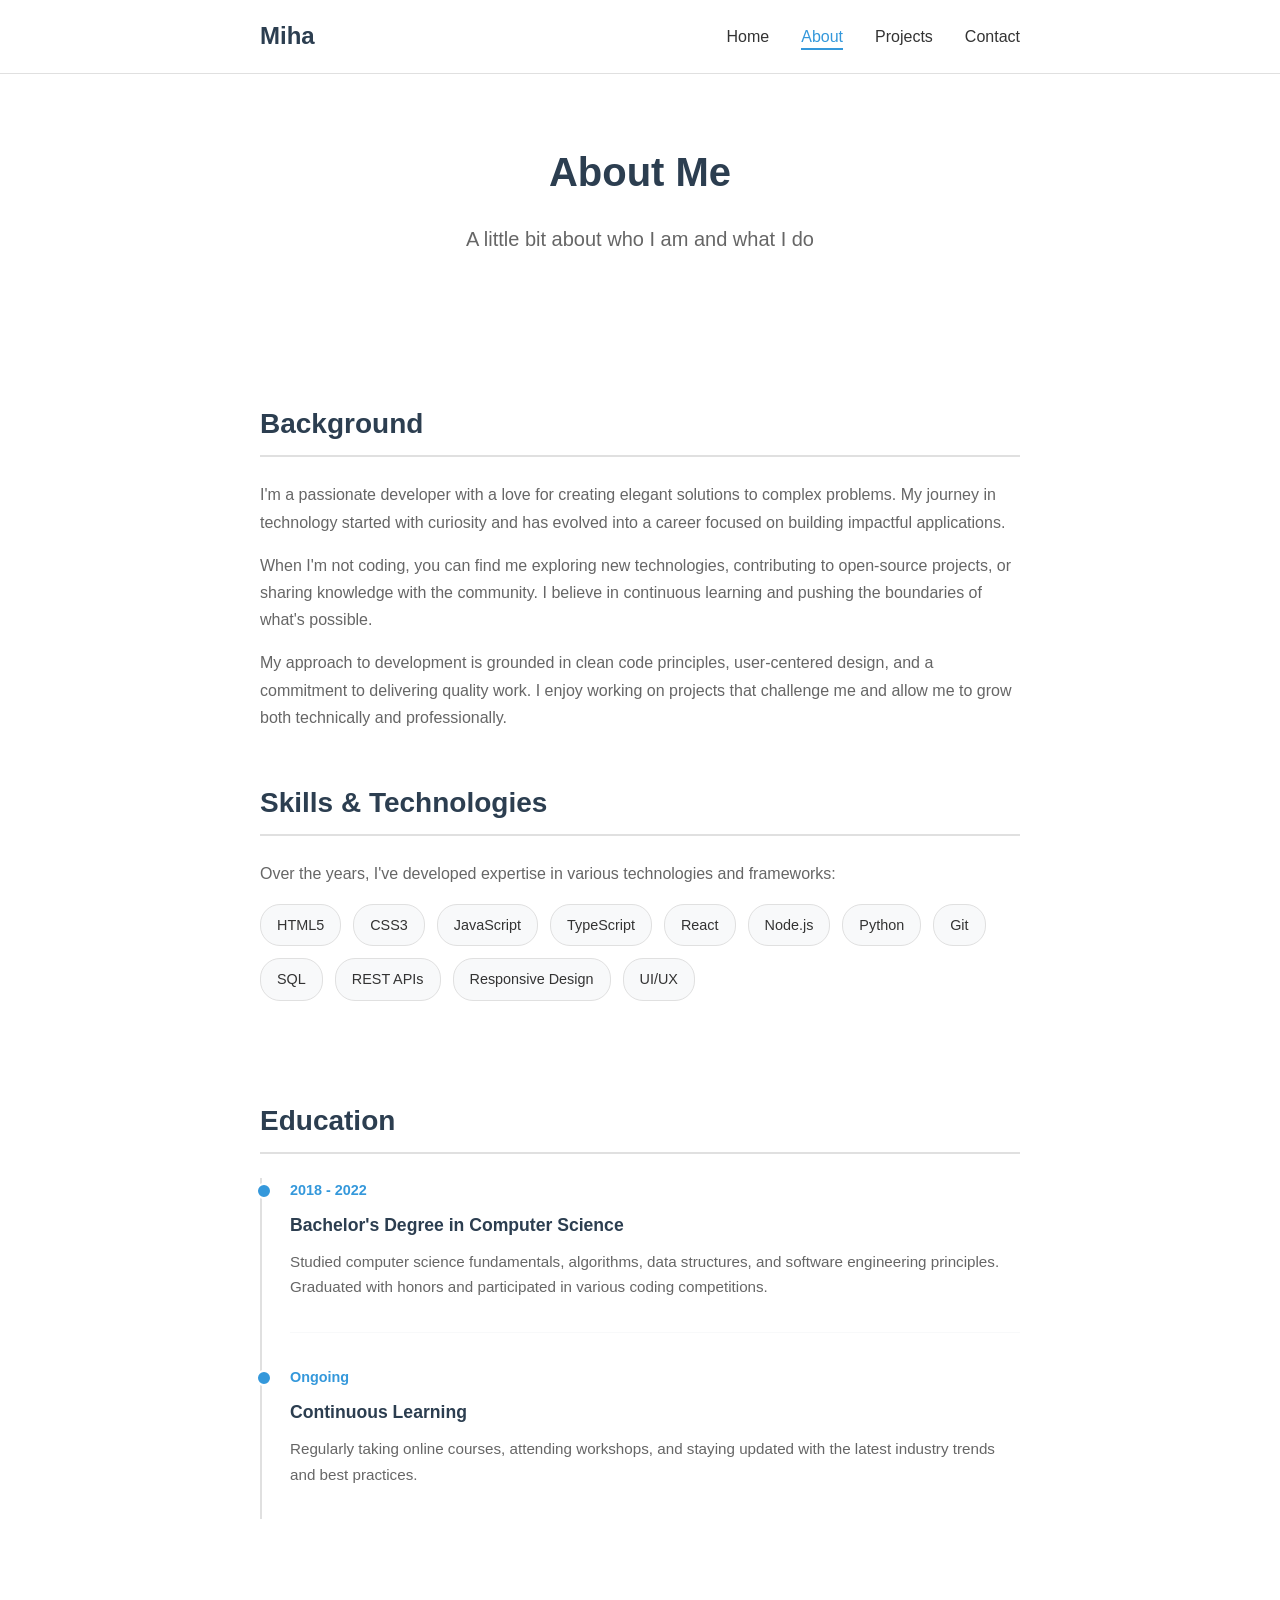
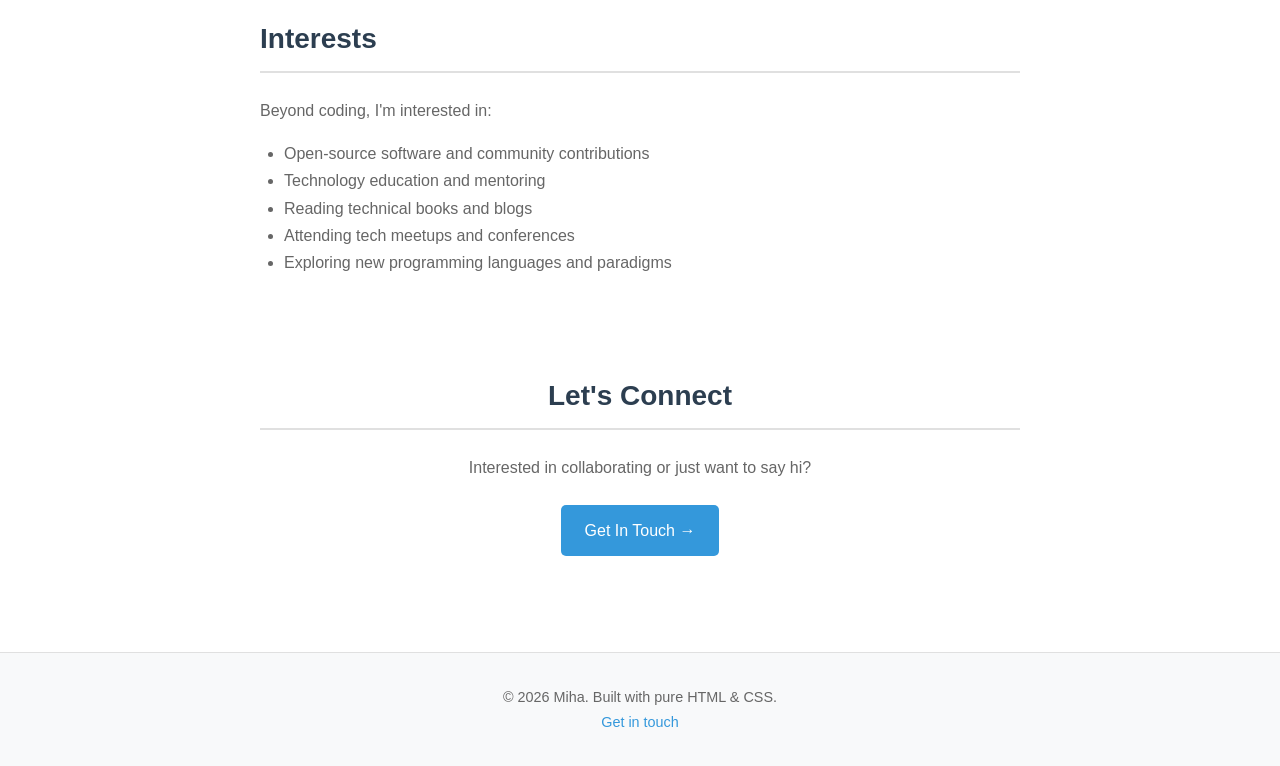
<file: about.html>
<!DOCTYPE html>
<html lang="en">
<head>
    <meta charset="UTF-8">
    <meta name="viewport" content="width=device-width, initial-scale=1.0">
    <meta name="description" content="Learn more about me and my background">
    <title>Miha | About</title>
    <link rel="stylesheet" href="css/style.css">
</head>
<body>
    <header>
        <nav>
            <a href="index.html" class="logo">Miha</a>
            <div class="hamburger" onclick="toggleMenu()">
                <span></span>
                <span></span>
                <span></span>
            </div>
            <ul class="nav-links">
                <li><a href="index.html">Home</a></li>
                <li><a href="about.html" class="active">About</a></li>
                <li><a href="projects.html">Projects</a></li>
                <li><a href="contact.html">Contact</a></li>
            </ul>
        </nav>
    </header>

    <main class="container">
        <section class="hero">
            <h1>About Me</h1>
            <p class="tagline">A little bit about who I am and what I do</p>
        </section>

        <section>
            <div class="about-content">
                <div class="about-text">
                    <h2>Background</h2>
                    <p>I'm a passionate developer with a love for creating elegant solutions to complex problems. My journey in technology started with curiosity and has evolved into a career focused on building impactful applications.</p>
                    <p>When I'm not coding, you can find me exploring new technologies, contributing to open-source projects, or sharing knowledge with the community. I believe in continuous learning and pushing the boundaries of what's possible.</p>
                    <p>My approach to development is grounded in clean code principles, user-centered design, and a commitment to delivering quality work. I enjoy working on projects that challenge me and allow me to grow both technically and professionally.</p>
                </div>

                <div class="about-text">
                    <h2>Skills & Technologies</h2>
                    <p>Over the years, I've developed expertise in various technologies and frameworks:</p>
                    <div class="skills">
                        <span class="skill">HTML5</span>
                        <span class="skill">CSS3</span>
                        <span class="skill">JavaScript</span>
                        <span class="skill">TypeScript</span>
                        <span class="skill">React</span>
                        <span class="skill">Node.js</span>
                        <span class="skill">Python</span>
                        <span class="skill">Git</span>
                        <span class="skill">SQL</span>
                        <span class="skill">REST APIs</span>
                        <span class="skill">Responsive Design</span>
                        <span class="skill">UI/UX</span>
                    </div>
                </div>
            </div>
        </section>

        <section>
            <h2>Education</h2>
            <div class="timeline">
                <div class="timeline-item">
                    <div class="timeline-date">2018 - 2022</div>
                    <h3>Bachelor's Degree in Computer Science</h3>
                    <p>Studied computer science fundamentals, algorithms, data structures, and software engineering principles. Graduated with honors and participated in various coding competitions.</p>
                </div>
                <div class="timeline-item">
                    <div class="timeline-date">Ongoing</div>
                    <h3>Continuous Learning</h3>
                    <p>Regularly taking online courses, attending workshops, and staying updated with the latest industry trends and best practices.</p>
                </div>
            </div>
        </section>

        <section>
            <h2>Interests</h2>
            <div class="about-text">
                <p>Beyond coding, I'm interested in:</p>
                <ul style="margin-left: 1.5rem; color: var(--text-light);">
                    <li>Open-source software and community contributions</li>
                    <li>Technology education and mentoring</li>
                    <li>Reading technical books and blogs</li>
                    <li>Attending tech meetups and conferences</li>
                    <li>Exploring new programming languages and paradigms</li>
                </ul>
            </div>
        </section>

        <section style="text-align: center;">
            <h2>Let's Connect</h2>
            <p style="margin-bottom: 1.5rem; color: var(--text-light);">Interested in collaborating or just want to say hi?</p>
            <a href="contact.html" class="btn">Get In Touch →</a>
        </section>
    </main>

    <footer>
        <div class="container">
            <p>© 2026 Miha. Built with pure HTML & CSS.</p>
            <p><a href="contact.html">Get in touch</a></p>
        </div>
    </footer>

    <script>
        function toggleMenu() {
            const navLinks = document.querySelector('.nav-links');
            navLinks.classList.toggle('active');
        }
    </script>
</body>
</html>
</file>
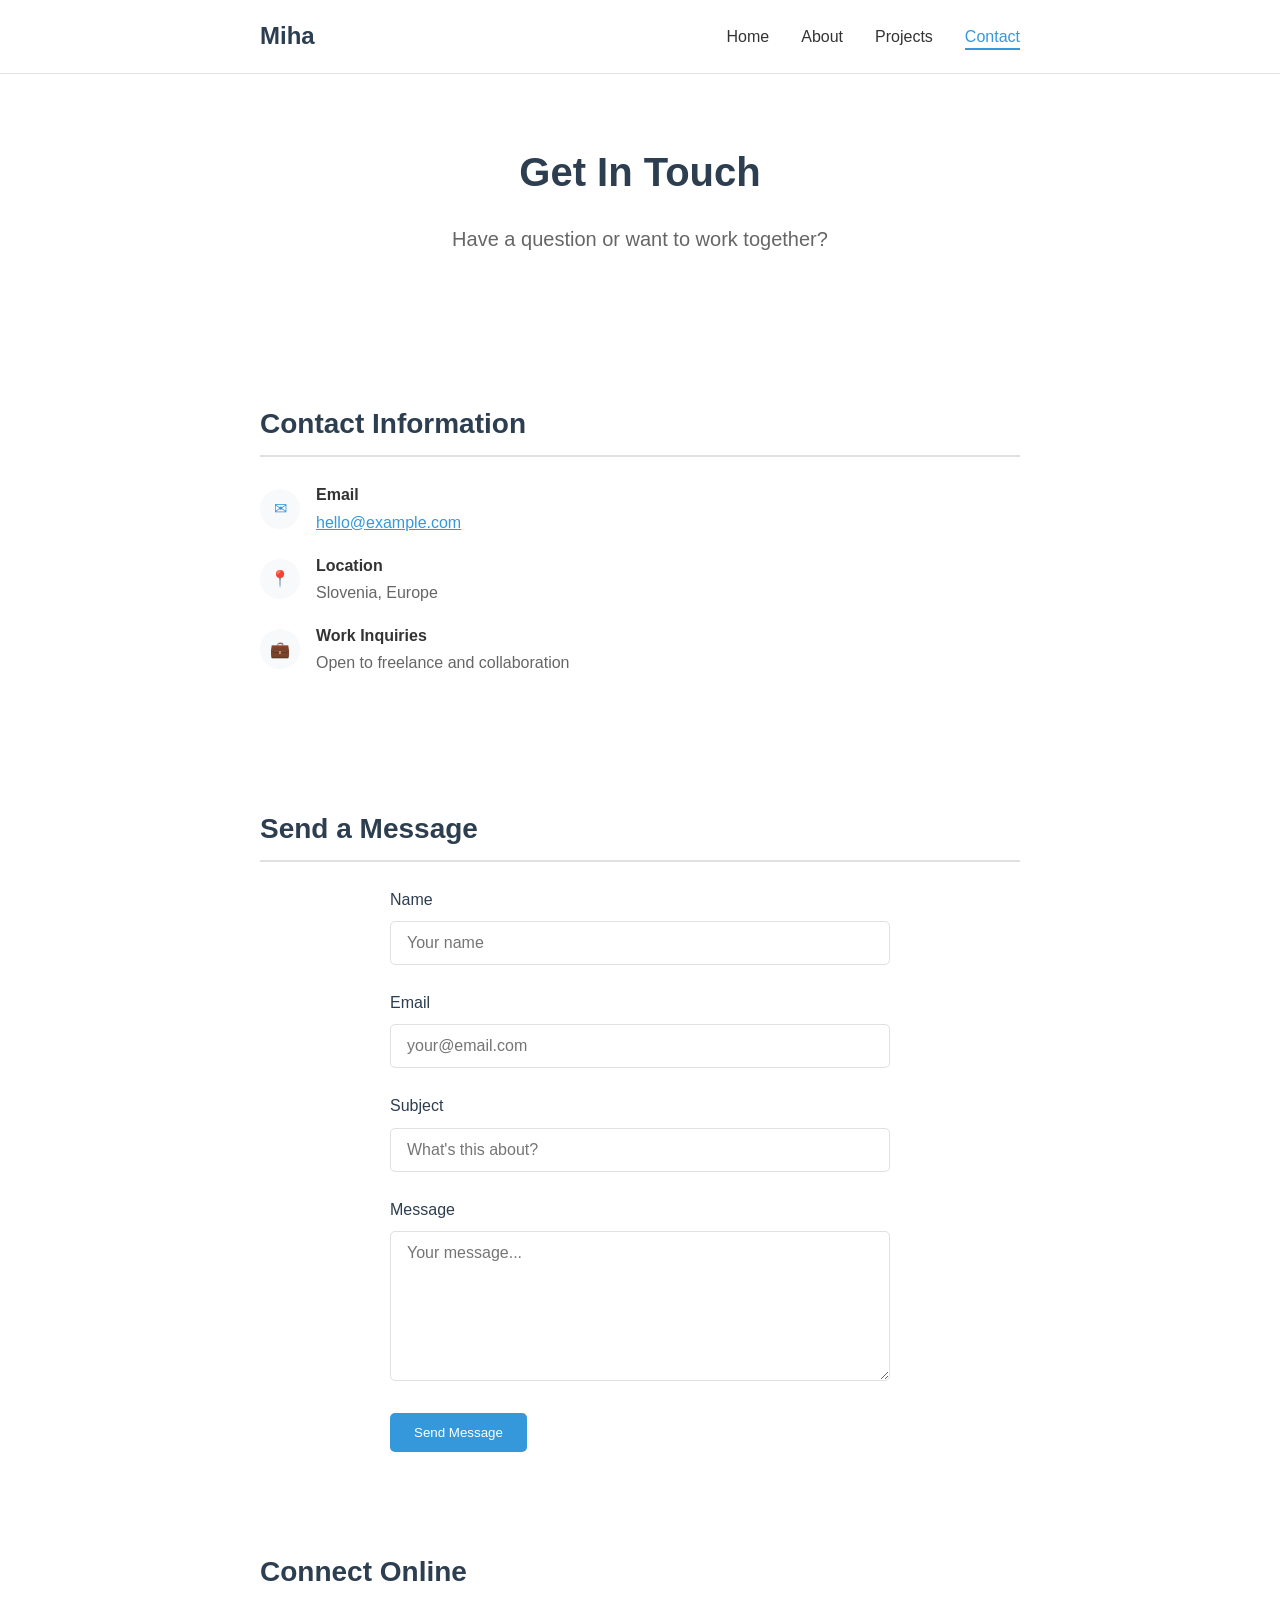
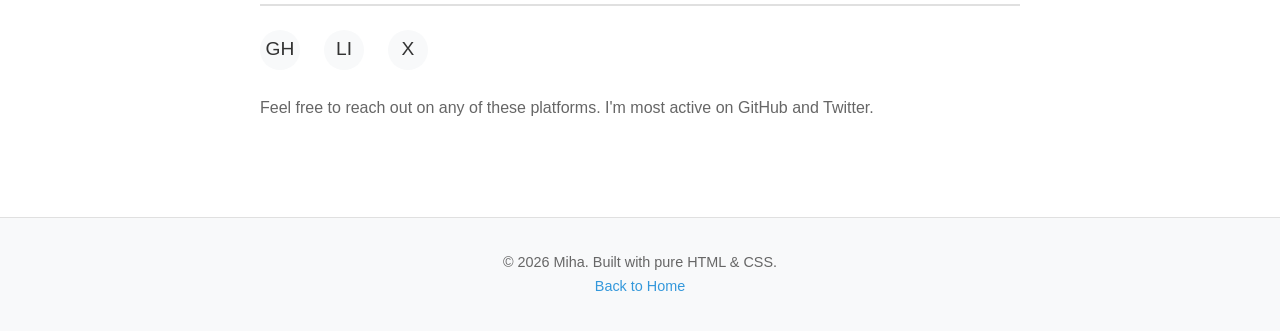
<file: contact.html>
<!DOCTYPE html>
<html lang="en">
<head>
    <meta charset="UTF-8">
    <meta name="viewport" content="width=device-width, initial-scale=1.0">
    <meta name="description" content="Get in touch with me">
    <title>Miha | Contact</title>
    <link rel="stylesheet" href="css/style.css">
</head>
<body>
    <header>
        <nav>
            <a href="index.html" class="logo">Miha</a>
            <div class="hamburger" onclick="toggleMenu()">
                <span></span>
                <span></span>
                <span></span>
            </div>
            <ul class="nav-links">
                <li><a href="index.html">Home</a></li>
                <li><a href="about.html">About</a></li>
                <li><a href="projects.html">Projects</a></li>
                <li><a href="contact.html" class="active">Contact</a></li>
            </ul>
        </nav>
    </header>

    <main class="container">
        <section class="hero">
            <h1>Get In Touch</h1>
            <p class="tagline">Have a question or want to work together?</p>
        </section>

        <section>
            <h2>Contact Information</h2>
            <div class="contact-info">
                <div class="contact-item">
                    <div class="icon">✉</div>
                    <div>
                        <strong>Email</strong><br>
                        <a href="mailto:hello@example.com" style="color: var(--secondary-color);">hello@example.com</a>
                    </div>
                </div>
                <div class="contact-item">
                    <div class="icon">📍</div>
                    <div>
                        <strong>Location</strong><br>
                        <span style="color: var(--text-light);">Slovenia, Europe</span>
                    </div>
                </div>
                <div class="contact-item">
                    <div class="icon">💼</div>
                    <div>
                        <strong>Work Inquiries</strong><br>
                        <span style="color: var(--text-light);">Open to freelance and collaboration</span>
                    </div>
                </div>
            </div>
        </section>

        <section>
            <h2>Send a Message</h2>
            <form class="contact-form" action="#" method="POST" onsubmit="handleSubmit(event)">
                <div class="form-group">
                    <label for="name">Name</label>
                    <input type="text" id="name" name="name" placeholder="Your name" required>
                </div>
                <div class="form-group">
                    <label for="email">Email</label>
                    <input type="email" id="email" name="email" placeholder="your@email.com" required>
                </div>
                <div class="form-group">
                    <label for="subject">Subject</label>
                    <input type="text" id="subject" name="subject" placeholder="What's this about?">
                </div>
                <div class="form-group">
                    <label for="message">Message</label>
                    <textarea id="message" name="message" placeholder="Your message..." required></textarea>
                </div>
                <button type="submit" class="btn">Send Message</button>
            </form>
        </section>

        <section>
            <h2>Connect Online</h2>
            <div class="social-links" style="justify-content: flex-start;">
                <a href="https://github.com/" target="_blank" rel="noopener" title="GitHub">GH</a>
                <a href="https://linkedin.com/" target="_blank" rel="noopener" title="LinkedIn">LI</a>
                <a href="https://twitter.com/" target="_blank" rel="noopener" title="Twitter">X</a>
            </div>
            <p style="margin-top: 1rem; color: var(--text-light);">
                Feel free to reach out on any of these platforms. I'm most active on GitHub and Twitter.
            </p>
        </section>
    </main>

    <footer>
        <div class="container">
            <p>© 2026 Miha. Built with pure HTML & CSS.</p>
            <p><a href="index.html">Back to Home</a></p>
        </div>
    </footer>

    <script>
        function toggleMenu() {
            const navLinks = document.querySelector('.nav-links');
            navLinks.classList.toggle('active');
        }

        function handleSubmit(event) {
            event.preventDefault();
            alert('Thank you for your message! This is a static demo, so the form data is not actually sent.');
            event.target.reset();
        }
    </script>
</body>
</html>
</file>
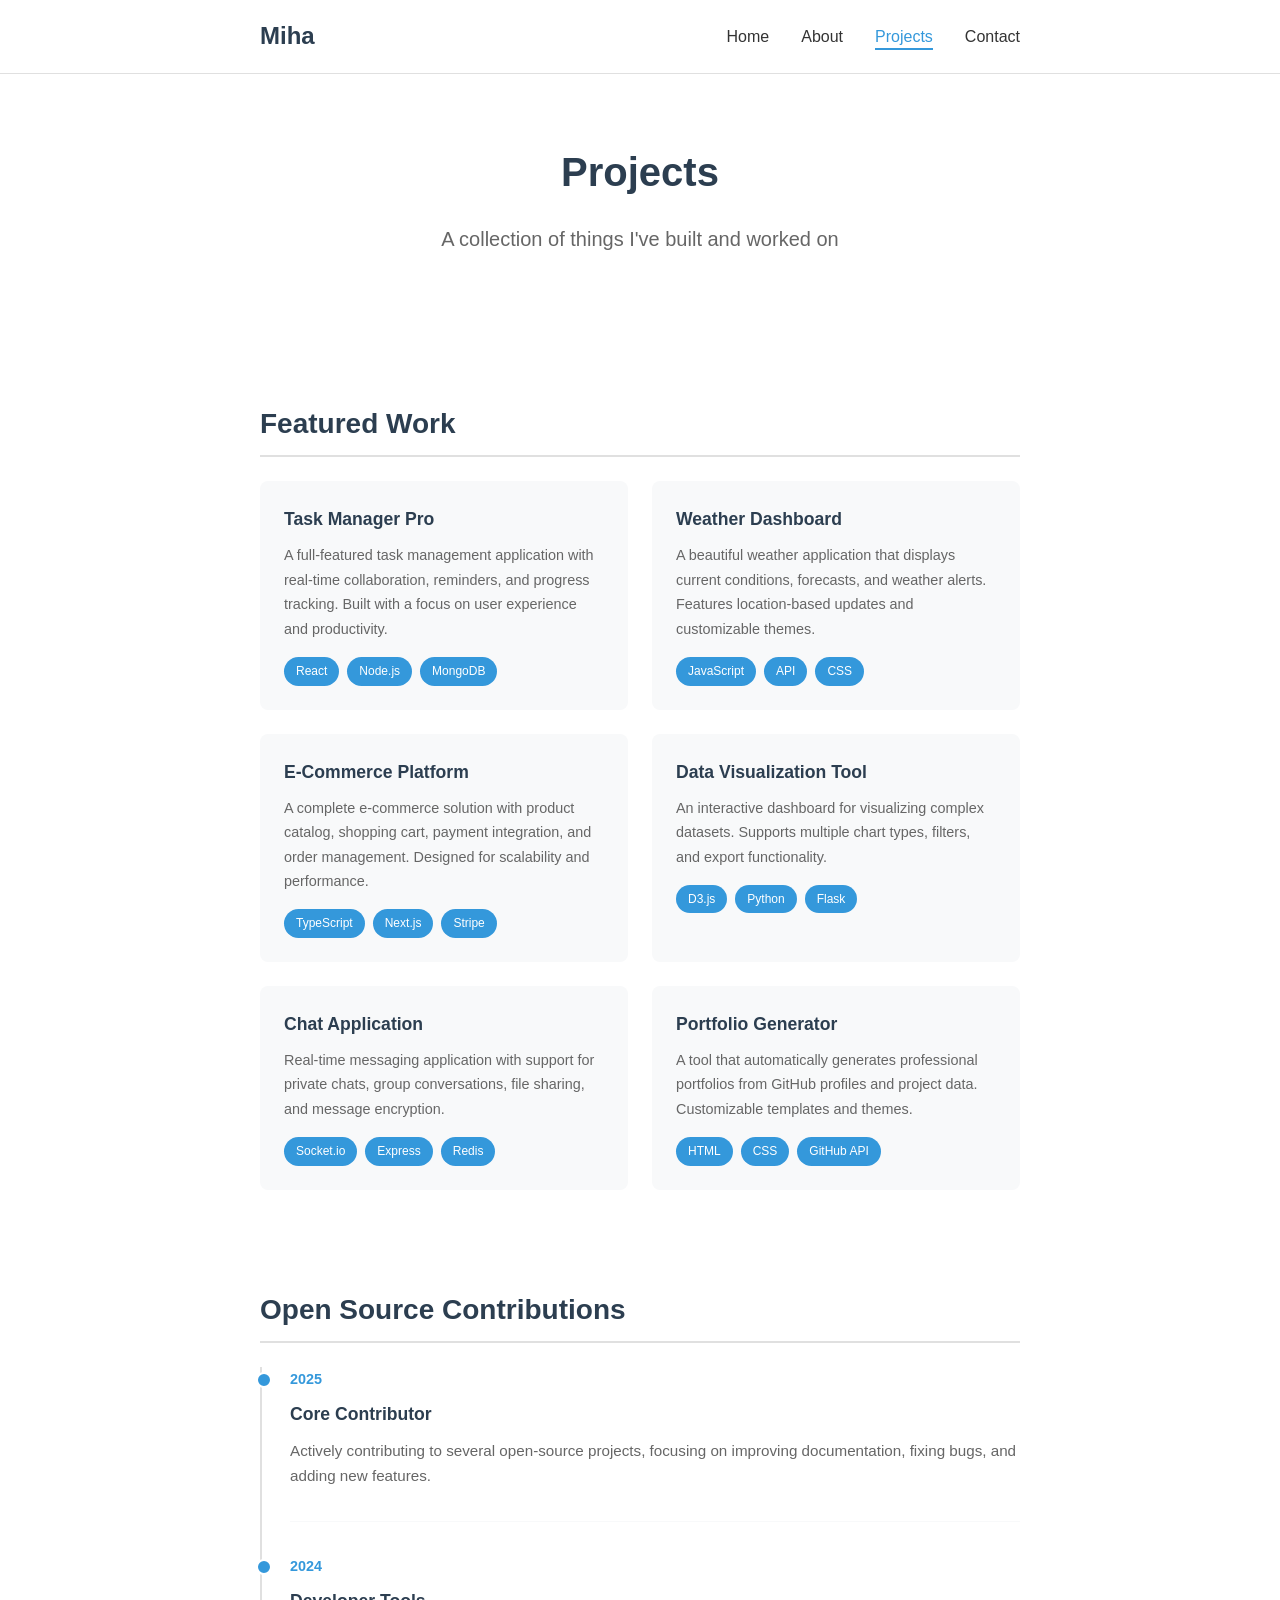
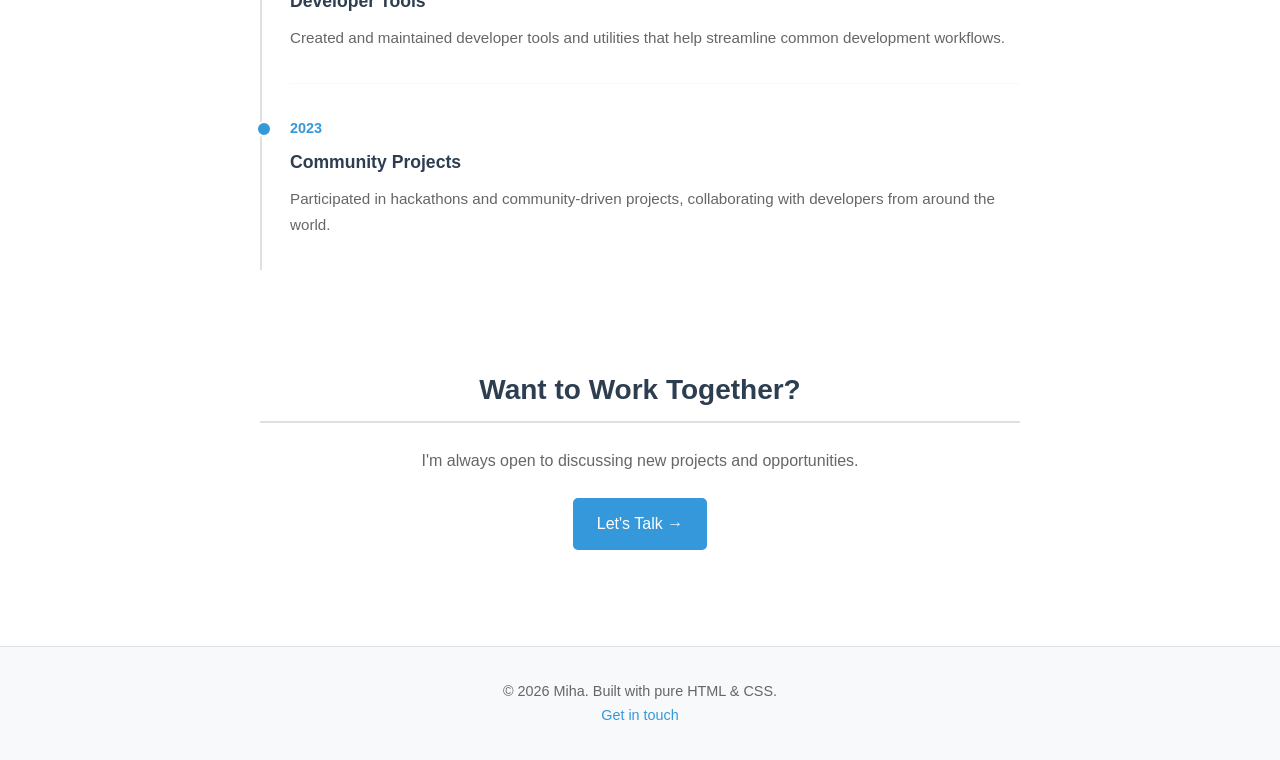
<file: projects.html>
<!DOCTYPE html>
<html lang="en">
<head>
    <meta charset="UTF-8">
    <meta name="viewport" content="width=device-width, initial-scale=1.0">
    <meta name="description" content="Explore my portfolio of projects and work">
    <title>Miha | Projects</title>
    <link rel="stylesheet" href="css/style.css">
</head>
<body>
    <header>
        <nav>
            <a href="index.html" class="logo">Miha</a>
            <div class="hamburger" onclick="toggleMenu()">
                <span></span>
                <span></span>
                <span></span>
            </div>
            <ul class="nav-links">
                <li><a href="index.html">Home</a></li>
                <li><a href="about.html">About</a></li>
                <li><a href="projects.html" class="active">Projects</a></li>
                <li><a href="contact.html">Contact</a></li>
            </ul>
        </nav>
    </header>

    <main class="container">
        <section class="hero">
            <h1>Projects</h1>
            <p class="tagline">A collection of things I've built and worked on</p>
        </section>

        <section>
            <h2>Featured Work</h2>
            <div class="projects-grid">
                <div class="project-card">
                    <div class="project-card-content">
                        <h3>Task Manager Pro</h3>
                        <p>A full-featured task management application with real-time collaboration, reminders, and progress tracking. Built with a focus on user experience and productivity.</p>
                        <div class="tags">
                            <span class="tag">React</span>
                            <span class="tag">Node.js</span>
                            <span class="tag">MongoDB</span>
                        </div>
                    </div>
                </div>

                <div class="project-card">
                    <div class="project-card-content">
                        <h3>Weather Dashboard</h3>
                        <p>A beautiful weather application that displays current conditions, forecasts, and weather alerts. Features location-based updates and customizable themes.</p>
                        <div class="tags">
                            <span class="tag">JavaScript</span>
                            <span class="tag">API</span>
                            <span class="tag">CSS</span>
                        </div>
                    </div>
                </div>

                <div class="project-card">
                    <div class="project-card-content">
                        <h3>E-Commerce Platform</h3>
                        <p>A complete e-commerce solution with product catalog, shopping cart, payment integration, and order management. Designed for scalability and performance.</p>
                        <div class="tags">
                            <span class="tag">TypeScript</span>
                            <span class="tag">Next.js</span>
                            <span class="tag">Stripe</span>
                        </div>
                    </div>
                </div>

                <div class="project-card">
                    <div class="project-card-content">
                        <h3>Data Visualization Tool</h3>
                        <p>An interactive dashboard for visualizing complex datasets. Supports multiple chart types, filters, and export functionality.</p>
                        <div class="tags">
                            <span class="tag">D3.js</span>
                            <span class="tag">Python</span>
                            <span class="tag">Flask</span>
                        </div>
                    </div>
                </div>

                <div class="project-card">
                    <div class="project-card-content">
                        <h3>Chat Application</h3>
                        <p>Real-time messaging application with support for private chats, group conversations, file sharing, and message encryption.</p>
                        <div class="tags">
                            <span class="tag">Socket.io</span>
                            <span class="tag">Express</span>
                            <span class="tag">Redis</span>
                        </div>
                    </div>
                </div>

                <div class="project-card">
                    <div class="project-card-content">
                        <h3>Portfolio Generator</h3>
                        <p>A tool that automatically generates professional portfolios from GitHub profiles and project data. Customizable templates and themes.</p>
                        <div class="tags">
                            <span class="tag">HTML</span>
                            <span class="tag">CSS</span>
                            <span class="tag">GitHub API</span>
                        </div>
                    </div>
                </div>
            </div>
        </section>

        <section>
            <h2>Open Source Contributions</h2>
            <div class="timeline">
                <div class="timeline-item">
                    <div class="timeline-date">2025</div>
                    <h3>Core Contributor</h3>
                    <p>Actively contributing to several open-source projects, focusing on improving documentation, fixing bugs, and adding new features.</p>
                </div>
                <div class="timeline-item">
                    <div class="timeline-date">2024</div>
                    <h3>Developer Tools</h3>
                    <p>Created and maintained developer tools and utilities that help streamline common development workflows.</p>
                </div>
                <div class="timeline-item">
                    <div class="timeline-date">2023</div>
                    <h3>Community Projects</h3>
                    <p>Participated in hackathons and community-driven projects, collaborating with developers from around the world.</p>
                </div>
            </div>
        </section>

        <section style="text-align: center;">
            <h2>Want to Work Together?</h2>
            <p style="margin-bottom: 1.5rem; color: var(--text-light);">I'm always open to discussing new projects and opportunities.</p>
            <a href="contact.html" class="btn">Let's Talk →</a>
        </section>
    </main>

    <footer>
        <div class="container">
            <p>© 2026 Miha. Built with pure HTML & CSS.</p>
            <p><a href="contact.html">Get in touch</a></p>
        </div>
    </footer>

    <script>
        function toggleMenu() {
            const navLinks = document.querySelector('.nav-links');
            navLinks.classList.toggle('active');
        }
    </script>
</body>
</html>
</file>
<file: css/style.css>
/* Reset and Base Styles */
* {
    margin: 0;
    padding: 0;
    box-sizing: border-box;
}

:root {
    --primary-color: #2c3e50;
    --secondary-color: #3498db;
    --accent-color: #e74c3c;
    --text-color: #333;
    --text-light: #666;
    --bg-color: #fff;
    --bg-light: #f8f9fa;
    --border-color: #e0e0e0;
    --max-width: 800px;
}

html {
    font-size: 16px;
    scroll-behavior: smooth;
}

body {
    font-family: -apple-system, BlinkMacSystemFont, 'Segoe UI', Roboto, Oxygen, Ubuntu, sans-serif;
    line-height: 1.7;
    color: var(--text-color);
    background-color: var(--bg-color);
}

/* Container */
.container {
    max-width: var(--max-width);
    margin: 0 auto;
    padding: 0 20px;
}

/* Header & Navigation */
header {
    background: var(--bg-color);
    border-bottom: 1px solid var(--border-color);
    position: sticky;
    top: 0;
    z-index: 100;
}

nav {
    display: flex;
    justify-content: space-between;
    align-items: center;
    padding: 1rem 0;
    max-width: var(--max-width);
    margin: 0 auto;
    padding-left: 20px;
    padding-right: 20px;
}

.logo {
    font-size: 1.5rem;
    font-weight: 700;
    color: var(--primary-color);
    text-decoration: none;
}

.logo:hover {
    color: var(--secondary-color);
}

.nav-links {
    display: flex;
    list-style: none;
    gap: 2rem;
}

.nav-links a {
    text-decoration: none;
    color: var(--text-color);
    font-weight: 500;
    transition: color 0.3s ease;
    position: relative;
}

.nav-links a:hover,
.nav-links a.active {
    color: var(--secondary-color);
}

.nav-links a::after {
    content: '';
    position: absolute;
    bottom: -5px;
    left: 0;
    width: 0;
    height: 2px;
    background: var(--secondary-color);
    transition: width 0.3s ease;
}

.nav-links a:hover::after,
.nav-links a.active::after {
    width: 100%;
}

/* Mobile Menu */
.hamburger {
    display: none;
    flex-direction: column;
    cursor: pointer;
    gap: 5px;
}

.hamburger span {
    width: 25px;
    height: 3px;
    background: var(--primary-color);
    transition: all 0.3s ease;
}

/* Hero Section */
.hero {
    padding: 4rem 0;
    text-align: center;
}

.hero h1 {
    font-size: 2.5rem;
    color: var(--primary-color);
    margin-bottom: 1rem;
}

.hero .tagline {
    font-size: 1.25rem;
    color: var(--text-light);
    margin-bottom: 2rem;
}

.profile-img {
    width: 150px;
    height: 150px;
    border-radius: 50%;
    object-fit: cover;
    margin-bottom: 1.5rem;
    border: 4px solid var(--border-color);
}

/* Social Links */
.social-links {
    display: flex;
    justify-content: center;
    gap: 1.5rem;
    margin: 1.5rem 0;
}

.social-links a {
    display: inline-flex;
    align-items: center;
    justify-content: center;
    width: 40px;
    height: 40px;
    border-radius: 50%;
    background: var(--bg-light);
    color: var(--text-color);
    text-decoration: none;
    transition: all 0.3s ease;
    font-size: 1.2rem;
}

.social-links a:hover {
    background: var(--secondary-color);
    color: white;
    transform: translateY(-3px);
}

/* Section Styles */
section {
    padding: 3rem 0;
}

section h2 {
    font-size: 1.75rem;
    color: var(--primary-color);
    margin-bottom: 1.5rem;
    padding-bottom: 0.5rem;
    border-bottom: 2px solid var(--border-color);
}

/* Timeline */
.timeline {
    position: relative;
    padding-left: 30px;
}

.timeline::before {
    content: '';
    position: absolute;
    left: 0;
    top: 0;
    bottom: 0;
    width: 2px;
    background: var(--border-color);
}

.timeline-item {
    position: relative;
    margin-bottom: 2rem;
    padding-bottom: 2rem;
    border-bottom: 1px solid var(--bg-light);
}

.timeline-item:last-child {
    border-bottom: none;
    margin-bottom: 0;
}

.timeline-item::before {
    content: '';
    position: absolute;
    left: -34px;
    top: 5px;
    width: 12px;
    height: 12px;
    border-radius: 50%;
    background: var(--secondary-color);
    border: 2px solid var(--bg-color);
}

.timeline-date {
    font-size: 0.9rem;
    color: var(--secondary-color);
    font-weight: 600;
    margin-bottom: 0.5rem;
}

.timeline-item h3 {
    font-size: 1.1rem;
    color: var(--primary-color);
    margin-bottom: 0.5rem;
}

.timeline-item p {
    color: var(--text-light);
    font-size: 0.95rem;
}

/* Project Cards */
.projects-grid {
    display: grid;
    grid-template-columns: repeat(auto-fit, minmax(280px, 1fr));
    gap: 1.5rem;
}

.project-card {
    background: var(--bg-light);
    border-radius: 8px;
    overflow: hidden;
    transition: transform 0.3s ease, box-shadow 0.3s ease;
}

.project-card:hover {
    transform: translateY(-5px);
    box-shadow: 0 10px 30px rgba(0, 0, 0, 0.1);
}

.project-card img {
    width: 100%;
    height: 180px;
    object-fit: cover;
}

.project-card-content {
    padding: 1.5rem;
}

.project-card h3 {
    font-size: 1.1rem;
    color: var(--primary-color);
    margin-bottom: 0.5rem;
}

.project-card p {
    color: var(--text-light);
    font-size: 0.9rem;
    margin-bottom: 1rem;
}

.project-card .tags {
    display: flex;
    flex-wrap: wrap;
    gap: 0.5rem;
}

.project-card .tag {
    background: var(--secondary-color);
    color: white;
    padding: 0.25rem 0.75rem;
    border-radius: 15px;
    font-size: 0.75rem;
}

/* Links & Buttons */
.btn {
    display: inline-block;
    padding: 0.75rem 1.5rem;
    background: var(--secondary-color);
    color: white;
    text-decoration: none;
    border-radius: 5px;
    font-weight: 500;
    transition: background 0.3s ease, transform 0.3s ease;
    border: none;
    cursor: pointer;
}

.btn:hover {
    background: var(--primary-color);
    transform: translateY(-2px);
}

.btn-outline {
    background: transparent;
    border: 2px solid var(--secondary-color);
    color: var(--secondary-color);
}

.btn-outline:hover {
    background: var(--secondary-color);
    color: white;
}

/* Contact Form */
.contact-form {
    max-width: 500px;
    margin: 0 auto;
}

.form-group {
    margin-bottom: 1.5rem;
}

.form-group label {
    display: block;
    margin-bottom: 0.5rem;
    font-weight: 500;
    color: var(--primary-color);
}

.form-group input,
.form-group textarea {
    width: 100%;
    padding: 0.75rem 1rem;
    border: 1px solid var(--border-color);
    border-radius: 5px;
    font-size: 1rem;
    font-family: inherit;
    transition: border-color 0.3s ease, box-shadow 0.3s ease;
}

.form-group input:focus,
.form-group textarea:focus {
    outline: none;
    border-color: var(--secondary-color);
    box-shadow: 0 0 0 3px rgba(52, 152, 219, 0.1);
}

.form-group textarea {
    min-height: 150px;
    resize: vertical;
}

/* Contact Info */
.contact-info {
    display: flex;
    flex-direction: column;
    gap: 1rem;
    margin-bottom: 2rem;
}

.contact-item {
    display: flex;
    align-items: center;
    gap: 1rem;
}

.contact-item .icon {
    width: 40px;
    height: 40px;
    background: var(--bg-light);
    border-radius: 50%;
    display: flex;
    align-items: center;
    justify-content: center;
    color: var(--secondary-color);
}

/* About Page */
.about-content {
    display: flex;
    flex-direction: column;
    gap: 2rem;
}

.about-text p {
    margin-bottom: 1rem;
    color: var(--text-light);
}

.skills {
    display: flex;
    flex-wrap: wrap;
    gap: 0.75rem;
    margin-top: 1rem;
}

.skill {
    background: var(--bg-light);
    padding: 0.5rem 1rem;
    border-radius: 20px;
    font-size: 0.9rem;
    color: var(--text-color);
    border: 1px solid var(--border-color);
}

/* Footer */
footer {
    background: var(--bg-light);
    padding: 2rem 0;
    margin-top: 3rem;
    text-align: center;
    border-top: 1px solid var(--border-color);
}

footer p {
    color: var(--text-light);
    font-size: 0.9rem;
}

footer a {
    color: var(--secondary-color);
    text-decoration: none;
}

footer a:hover {
    text-decoration: underline;
}

/* Responsive Design */
@media (max-width: 768px) {
    html {
        font-size: 14px;
    }

    .hamburger {
        display: flex;
    }

    .nav-links {
        position: absolute;
        top: 100%;
        left: 0;
        right: 0;
        background: var(--bg-color);
        flex-direction: column;
        padding: 1rem;
        gap: 1rem;
        border-bottom: 1px solid var(--border-color);
        display: none;
    }

    .nav-links.active {
        display: flex;
    }

    .nav-links a::after {
        display: none;
    }

    .hero {
        padding: 2rem 0;
    }

    .hero h1 {
        font-size: 2rem;
    }

    .hero .tagline {
        font-size: 1rem;
    }

    .profile-img {
        width: 120px;
        height: 120px;
    }

    section {
        padding: 2rem 0;
    }

    .projects-grid {
        grid-template-columns: 1fr;
    }

    .timeline {
        padding-left: 20px;
    }

    .timeline-item::before {
        left: -24px;
        width: 10px;
        height: 10px;
    }
}

@media (max-width: 480px) {
    .container {
        padding: 0 15px;
    }

    nav {
        padding-left: 15px;
        padding-right: 15px;
    }

    .social-links {
        gap: 1rem;
    }

    .social-links a {
        width: 35px;
        height: 35px;
        font-size: 1rem;
    }

    .btn {
        width: 100%;
        text-align: center;
    }
}
</file>
